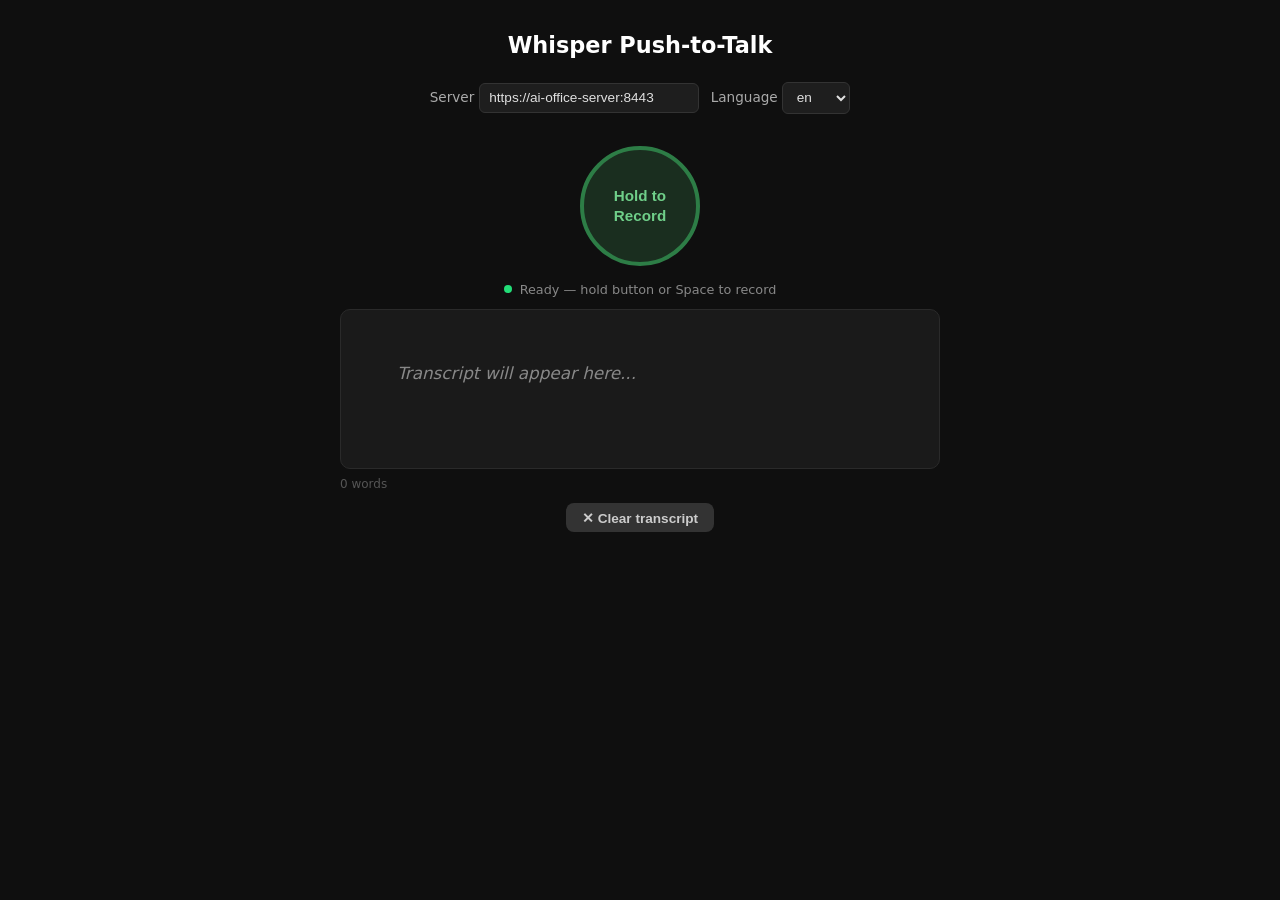
<file: ai-office-server/nginx/html/index.html>
<!doctype html>
<html lang="en">
  <head>
    <meta charset="UTF-8" />
    <title>Whisper Push-to-Talk</title>
    <link rel="stylesheet" href="whisper-ptt.css" />
  </head>
  <body>
    <h1>Whisper Push-to-Talk</h1>

    <div class="controls">
      <label
        >Server
        <input
          type="text"
          id="serverUrl"
          value="https://ai-office-server:8443"
        />
      </label>
      <label
        >Language
        <select id="language">
          <option value="auto">auto</option>
          <option value="en" selected>en</option>
          <option value="de">de</option>
          <option value="fr">fr</option>
          <option value="es">es</option>
          <option value="ja">ja</option>
          <option value="zh">zh</option>
        </select>
      </label>
    </div>

    <button id="pttBtn">
      <span>Hold to<br />Record</span>
    </button>

    <div class="status">
      <span class="dot idle" id="dot"></span>
      <span id="statusText">Ready — hold button or Space to record</span>
    </div>

    <div class="error-box" id="errorBox"></div>

    <canvas id="volumeCanvas"></canvas>

    <div id="transcript">
      <span class="pending">Transcript will appear here...</span>
    </div>

    <div class="meta">
      <span id="wordCount">0 words</span>
      <span id="lastLatency"></span>
    </div>

    <button id="clearBtn">✕ Clear transcript</button>

    <script type="module" src="whisper-ptt.js"></script>
  </body>
</html>
</file>
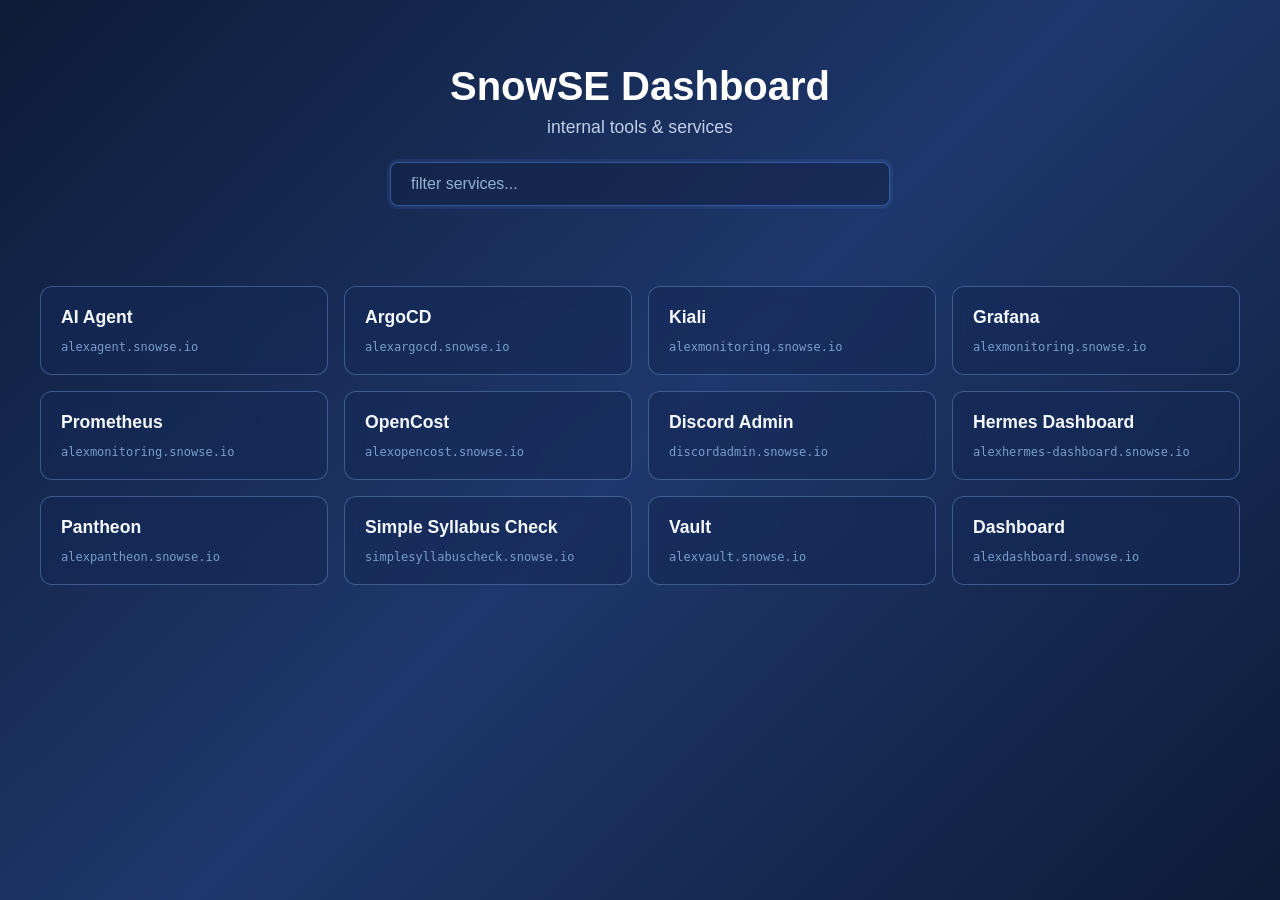
<file: ai-office-server/kubernetes/alexDashboard/dashboard-files/index.html>
<!doctype html>
<html lang="en">
  <head>
    <meta charset="UTF-8" />
    <meta name="viewport" content="width=device-width, initial-scale=1.0" />
    <title>SnowSE Dashboard</title>
    <link rel="stylesheet" href="styles.css?v=1" />
    <script src="scripts.js?v=1" type="module"></script>
  </head>
  <body>
    <div class="container">
      <header>
        <h1>SnowSE Dashboard</h1>
        <p>internal tools &amp; services</p>
        <input
          id="search-input"
          type="text"
          placeholder="filter services..."
          autocomplete="off"
          autofocus
        />
      </header>

      <div id="card-grid" class="grid"></div>
    </div>

  </body>
</html>
</file>
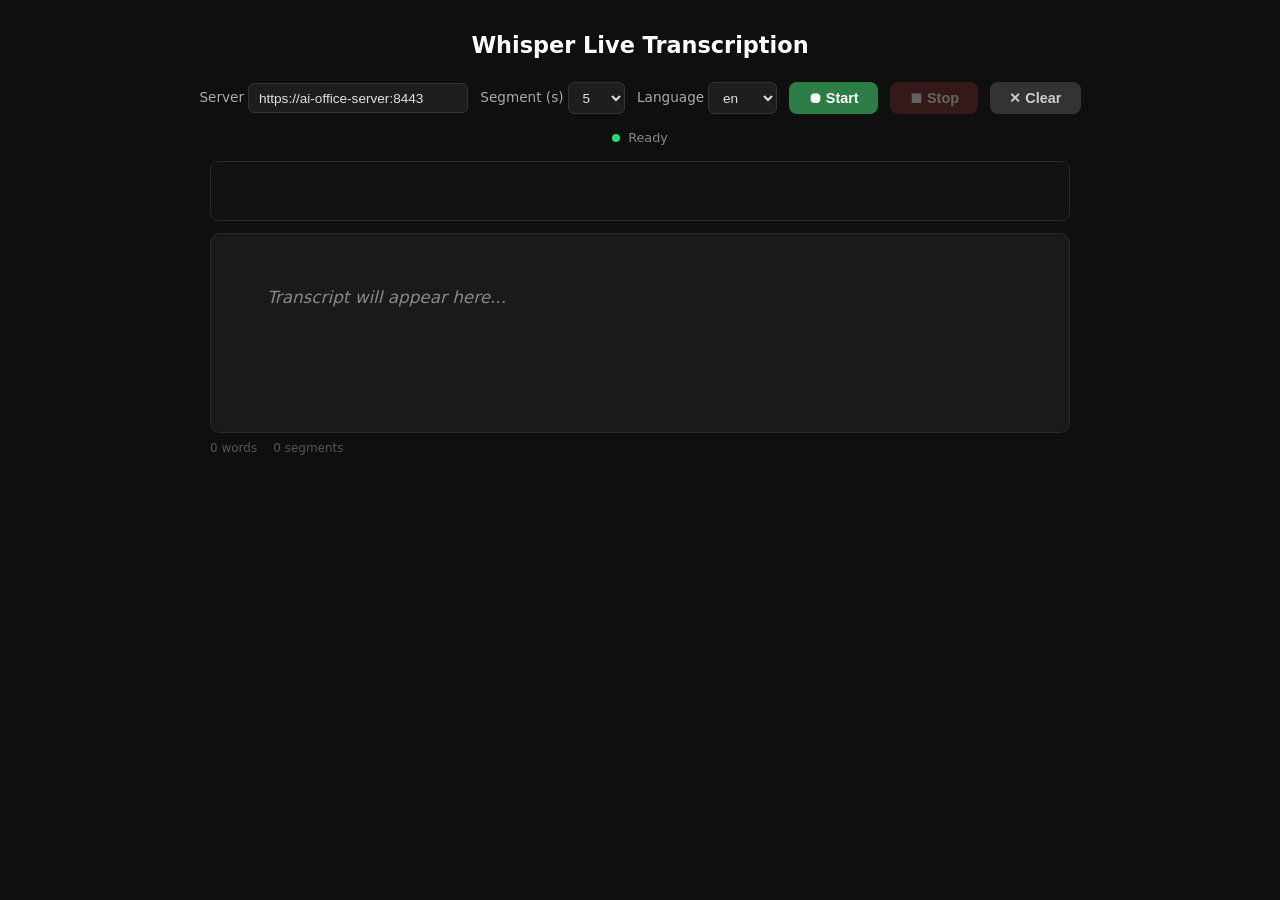
<file: ai-office-server/whisper-demo.html>
<!doctype html>
<html lang="en">
  <head>
    <meta charset="UTF-8" />
    <title>Whisper Live Transcription</title>
    <style>
      * {
        box-sizing: border-box;
        margin: 0;
        padding: 0;
      }
      body {
        font-family: system-ui, sans-serif;
        background: #0f0f0f;
        color: #e0e0e0;
        min-height: 100vh;
        display: flex;
        flex-direction: column;
        align-items: center;
        padding: 2rem;
      }
      h1 {
        font-size: 1.4rem;
        font-weight: 600;
        margin-bottom: 1.5rem;
        color: #fff;
      }
      .controls {
        display: flex;
        gap: 0.75rem;
        align-items: center;
        margin-bottom: 1rem;
        flex-wrap: wrap;
        justify-content: center;
      }
      .controls label {
        font-size: 0.85rem;
        color: #aaa;
      }
      .controls input[type="text"] {
        background: #1e1e1e;
        border: 1px solid #333;
        color: #e0e0e0;
        padding: 0.4rem 0.6rem;
        border-radius: 6px;
        font-size: 0.85rem;
        width: 220px;
      }
      .controls select {
        background: #1e1e1e;
        border: 1px solid #333;
        color: #e0e0e0;
        padding: 0.4rem 0.6rem;
        border-radius: 6px;
        font-size: 0.85rem;
      }
      button {
        padding: 0.5rem 1.2rem;
        border: none;
        border-radius: 8px;
        font-size: 0.9rem;
        font-weight: 600;
        cursor: pointer;
        transition: opacity 0.15s;
      }
      button:disabled {
        opacity: 0.35;
        cursor: not-allowed;
      }
      #startBtn {
        background: #2d7d46;
        color: #fff;
      }
      #stopBtn {
        background: #7d2d2d;
        color: #fff;
      }
      #clearBtn {
        background: #333;
        color: #ccc;
      }
      .status {
        font-size: 0.8rem;
        color: #888;
        margin-bottom: 1rem;
        min-height: 1.2em;
        display: flex;
        align-items: center;
        gap: 0.5rem;
      }
      .dot {
        width: 8px;
        height: 8px;
        border-radius: 50%;
        background: #555;
        flex-shrink: 0;
      }
      .dot.recording {
        background: #e05;
        animation: pulse 1s infinite;
      }
      .dot.sending {
        background: #fa0;
      }
      .dot.idle {
        background: #2d7;
      }
      @keyframes pulse {
        0%,
        100% {
          opacity: 1;
        }
        50% {
          opacity: 0.3;
        }
      }
      #transcript {
        background: #1a1a1a;
        border: 1px solid #2a2a2a;
        border-radius: 10px;
        padding: 1.25rem 1.5rem;
        width: 100%;
        max-width: 860px;
        min-height: 200px;
        font-size: 1.05rem;
        line-height: 1.7;
        white-space: pre-wrap;
        word-break: break-word;
        color: #e8e8e8;
      }
      #transcript .pending {
        color: #888;
        font-style: italic;
      }
      .meta {
        font-size: 0.75rem;
        color: #555;
        margin-top: 0.5rem;
        width: 100%;
        max-width: 860px;
        display: flex;
        gap: 1rem;
      }
      .error-box {
        background: #2a1010;
        border: 1px solid #5a2020;
        color: #f88;
        border-radius: 8px;
        padding: 0.6rem 1rem;
        font-size: 0.85rem;
        width: 100%;
        max-width: 860px;
        margin-bottom: 0.75rem;
        display: none;
      }
      #volumeCanvas {
        width: 100%;
        max-width: 860px;
        height: 60px;
        background: #111;
        border: 1px solid #2a2a2a;
        border-radius: 8px;
        margin-bottom: 0.75rem;
        display: block;
      }
    </style>
  </head>
  <body>
    <h1>Whisper Live Transcription</h1>

    <div class="controls">
      <label
        >Server
        <input
          type="text"
          id="serverUrl"
          value="https://ai-office-server:8443"
        />
      </label>

      <label
        >Segment (s)
        <select id="segmentDuration">
          <option value="3000">3</option>
          <option value="5000" selected>5</option>
          <option value="8000">8</option>
          <option value="10000">10</option>
        </select>
      </label>

      <label
        >Language
        <select id="language">
          <option value="auto">auto</option>
          <option value="en" selected>en</option>
          <option value="de">de</option>
          <option value="fr">fr</option>
          <option value="es">es</option>
          <option value="ja">ja</option>
          <option value="zh">zh</option>
        </select>
      </label>

      <button id="startBtn">⏺ Start</button>
      <button id="stopBtn" disabled>⏹ Stop</button>
      <button id="clearBtn">✕ Clear</button>
    </div>

    <div class="status">
      <span class="dot idle" id="dot"></span>
      <span id="statusText">Ready</span>
    </div>

    <div class="error-box" id="errorBox"></div>

    <canvas id="volumeCanvas"></canvas>

    <div id="transcript">
      <span class="pending">Transcript will appear here...</span>
    </div>

    <div class="meta">
      <span id="wordCount">0 words</span>
      <span id="segmentCount">0 segments</span>
      <span id="lastLatency"></span>
    </div>

    <script>
      const startBtn = document.getElementById("startBtn");
      const stopBtn = document.getElementById("stopBtn");
      const clearBtn = document.getElementById("clearBtn");
      const transcriptEl = document.getElementById("transcript");
      const statusText = document.getElementById("statusText");
      const dot = document.getElementById("dot");
      const errorBox = document.getElementById("errorBox");
      const wordCountEl = document.getElementById("wordCount");
      const segmentCountEl = document.getElementById("segmentCount");
      const lastLatencyEl = document.getElementById("lastLatency");

      let mediaStream = null;
      let recorder = null;
      let chunks = [];
      let confirmedText = ""; // stable, displayed text
      let isRecording = false;
      let segmentIndex = 0;
      let segmentTimer = null;

      // Volume visualizer
      const canvas = document.getElementById("volumeCanvas");
      const ctx2d = canvas.getContext("2d");
      const HISTORY_S = 6; // seconds of history to show
      const SAMPLE_RATE = 30; // samples per second
      const MAX_BARS = HISTORY_S * SAMPLE_RATE;
      const volHistory = [];
      let analyser = null;
      let vizRaf = null;

      function startViz(stream) {
        const audioCtx = new AudioContext();
        const source = audioCtx.createMediaStreamSource(stream);
        analyser = audioCtx.createAnalyser();
        analyser.fftSize = 1024;
        source.connect(analyser);
        const buf = new Uint8Array(analyser.frequencyBinCount);

        function tick() {
          vizRaf = requestAnimationFrame(tick);
          analyser.getByteFrequencyData(buf);
          const rms =
            Math.sqrt(buf.reduce((s, v) => s + v * v, 0) / buf.length) / 255;
          volHistory.push(rms);
          if (volHistory.length > MAX_BARS) volHistory.shift();
          drawViz();
        }
        tick();
      }

      function stopViz() {
        if (vizRaf) {
          cancelAnimationFrame(vizRaf);
          vizRaf = null;
        }
        drawViz();
      }

      function drawViz() {
        const W = canvas.offsetWidth * devicePixelRatio;
        const H = canvas.offsetHeight * devicePixelRatio;
        if (canvas.width !== W || canvas.height !== H) {
          canvas.width = W;
          canvas.height = H;
        }
        ctx2d.clearRect(0, 0, W, H);

        const barW = W / MAX_BARS;
        for (let i = 0; i < volHistory.length; i++) {
          const v = volHistory[i];
          const barH = v * H;
          // colour: green → yellow → red based on level
          const hue = 120 - v * 120;
          ctx2d.fillStyle = `hsl(${hue},80%,45%)`;
          ctx2d.fillRect(i * barW, H - barH, Math.max(1, barW - 1), barH);
        }
      }

      drawViz();

      // How many words to feed back as prompt to Whisper to maintain word continuity
      const PROMPT_WORDS = 20;

      function setStatus(msg, state) {
        statusText.textContent = msg;
        dot.className = "dot " + (state || "idle");
      }

      function showError(msg) {
        errorBox.textContent = msg;
        errorBox.style.display = "block";
        setTimeout(() => {
          errorBox.style.display = "none";
        }, 6000);
      }

      function renderTranscript(pendingText) {
        transcriptEl.innerHTML = "";
        if (!confirmedText && !pendingText) {
          transcriptEl.innerHTML =
            '<span class="pending">Transcript will appear here...</span>';
          return;
        }
        if (confirmedText) {
          transcriptEl.appendChild(document.createTextNode(confirmedText));
        }
        if (pendingText) {
          const span = document.createElement("span");
          span.className = "pending";
          span.textContent = (confirmedText ? " " : "") + pendingText;
          transcriptEl.appendChild(span);
        }
      }

      function updateMeta() {
        const words = confirmedText.trim().split(/\s+/).filter(Boolean).length;
        wordCountEl.textContent = `${words} words`;
      }

      // Build the whisper context prompt from the last N words of confirmed text
      function buildPrompt() {
        const words = confirmedText.trim().split(/\s+/).filter(Boolean);
        return words.slice(-PROMPT_WORDS).join(" ");
      }

      // Strip any leading words that duplicate the tail of confirmedText
      // (whisper sometimes echoes back part of the prompt at the start)
      function deduplicateLeading(newText) {
        newText = newText.trim();
        if (!confirmedText || !newText) return newText;

        const prevWords = confirmedText.trim().split(/\s+/).filter(Boolean);
        const newWords = newText.split(/\s+/).filter(Boolean);

        // Try increasingly long suffix overlaps (up to 8 words)
        for (
          let overlap = Math.min(8, prevWords.length, newWords.length);
          overlap >= 2;
          overlap--
        ) {
          const prevTail = prevWords.slice(-overlap).join(" ").toLowerCase();
          const newHead = newWords.slice(0, overlap).join(" ").toLowerCase();
          if (prevTail === newHead) {
            return newWords.slice(overlap).join(" ");
          }
        }
        return newText;
      }

      async function sendSegment(blob) {
        const server = document
          .getElementById("serverUrl")
          .value.replace(/\/$/, "");
        const language = document.getElementById("language").value;
        const t0 = Date.now();

        const formData = new FormData();
        formData.append("file", blob, "audio.webm");
        formData.append("response_format", "json");
        formData.append("language", language === "auto" ? "" : language);

        const prompt = buildPrompt();
        if (prompt) formData.append("prompt", prompt);

        setStatus("Transcribing segment " + segmentIndex + "…", "sending");

        try {
          const res = await fetch(`${server}/inference`, {
            method: "POST",
            body: formData,
          });
          if (!res.ok)
            throw new Error(`HTTP ${res.status}: ${await res.text()}`);

          const data = await res.json();
          const elapsed = Date.now() - t0;
          lastLatencyEl.textContent = `last: ${elapsed}ms`;
          segmentCountEl.textContent = `${segmentIndex} segments`;

          let text = (data.text || "").trim();
          if (text) {
            text = deduplicateLeading(text);
            if (text) {
              confirmedText = confirmedText ? confirmedText + " " + text : text;
            }
          }
          renderTranscript("");
          updateMeta();
        } catch (err) {
          showError("Error: " + err.message);
        }

        if (isRecording) setStatus("Recording…", "recording");
      }

      function startSegment() {
        if (!isRecording) return;

        chunks = [];
        const mimeType = getSupportedMimeType();
        recorder = new MediaRecorder(
          mediaStream,
          mimeType ? { mimeType } : undefined,
        );

        recorder.ondataavailable = (e) => {
          if (e.data && e.data.size > 0) chunks.push(e.data);
        };

        recorder.onstop = async () => {
          segmentIndex++;
          const blob = new Blob(chunks, {
            type: recorder.mimeType || "audio/webm",
          });
          // On the final segment (isRecording already false) send regardless of size
          const isFinal = !isRecording;
          if (isFinal || blob.size > 5000) {
            await sendSegment(blob);
          }
          if (isRecording) {
            startSegment();
          } else {
            // Now safe to stop mic tracks after final segment is sent
            if (mediaStream) mediaStream.getTracks().forEach((t) => t.stop());
            stopViz();
            startBtn.disabled = false;
            stopBtn.disabled = true;
            setStatus("Stopped", "idle");
          }
        };

        recorder.start(100);

        const duration = parseInt(
          document.getElementById("segmentDuration").value,
          10,
        );
        segmentTimer = setTimeout(() => {
          if (recorder && recorder.state === "recording") recorder.stop();
        }, duration);
      }

      function getSupportedMimeType() {
        const types = [
          "audio/webm;codecs=opus",
          "audio/webm",
          "audio/ogg;codecs=opus",
          "audio/ogg",
        ];
        return types.find((t) => MediaRecorder.isTypeSupported(t)) || "";
      }

      startBtn.addEventListener("click", async () => {
        errorBox.style.display = "none";
        try {
          mediaStream = await navigator.mediaDevices.getUserMedia({
            audio: true,
            video: false,
          });
        } catch (err) {
          showError("Microphone access denied: " + err.message);
          return;
        }

        isRecording = true;
        segmentIndex = 0;
        startBtn.disabled = true;
        stopBtn.disabled = false;
        setStatus("Recording…", "recording");
        startViz(mediaStream);
        startSegment();
      });

      stopBtn.addEventListener("click", () => {
        isRecording = false;
        clearTimeout(segmentTimer);
        setStatus("Flushing final segment…", "sending");
        stopBtn.disabled = true;
        // recorder.onstop will handle cleanup once the final segment is sent
        if (recorder && recorder.state === "recording") recorder.stop();
      });

      clearBtn.addEventListener("click", () => {
        confirmedText = "";
        segmentIndex = 0;
        renderTranscript("");
        updateMeta();
        segmentCountEl.textContent = "0 segments";
        lastLatencyEl.textContent = "";
      });
    </script>
  </body>
</html>
</file>
<file: ai-office-server/nginx/html/whisper-ptt.css>
* {
  box-sizing: border-box;
  margin: 0;
  padding: 0;
}
body {
  font-family: system-ui, sans-serif;
  background: #0f0f0f;
  color: #e0e0e0;
  min-height: 100vh;
  display: flex;
  flex-direction: column;
  align-items: center;
  padding: 2rem;
}
h1 {
  font-size: 1.4rem;
  font-weight: 600;
  margin-bottom: 1.5rem;
  color: #fff;
}

.controls {
  display: flex;
  gap: 0.75rem;
  align-items: center;
  margin-bottom: 1rem;
  flex-wrap: wrap;
  justify-content: center;
}
.controls label {
  font-size: 0.85rem;
  color: #aaa;
}
.controls input[type="text"] {
  background: #1e1e1e;
  border: 1px solid #333;
  color: #e0e0e0;
  padding: 0.4rem 0.6rem;
  border-radius: 6px;
  font-size: 0.85rem;
  width: 220px;
}
.controls select {
  background: #1e1e1e;
  border: 1px solid #333;
  color: #e0e0e0;
  padding: 0.4rem 0.6rem;
  border-radius: 6px;
  font-size: 0.85rem;
}

/* PTT button */
#pttBtn {
  width: 120px;
  height: 120px;
  border-radius: 50%;
  border: 4px solid #2d7d46;
  background: #1a2e1f;
  color: #6fcf89;
  font-size: 0.95rem;
  font-weight: 700;
  cursor: pointer;
  user-select: none;
  touch-action: none;
  transition:
    background 0.1s,
    border-color 0.1s,
    transform 0.08s,
    box-shadow 0.1s;
  box-shadow: 0 0 0 0 rgba(45, 125, 70, 0);
  margin: 1rem 0;
  outline: none;
}
#pttBtn.active {
  background: #2d7d46;
  border-color: #6fcf89;
  color: #fff;
  transform: scale(0.94);
  box-shadow: 0 0 0 12px rgba(45, 125, 70, 0.25);
}
#pttBtn.flushing {
  background: #7d6a1a;
  border-color: #f0c040;
  color: #fff;
  cursor: not-allowed;
}
#pttBtn span {
  pointer-events: none;
  display: block;
  line-height: 1.3;
}

.status {
  font-size: 0.8rem;
  color: #888;
  margin-bottom: 0.75rem;
  min-height: 1.2em;
  display: flex;
  align-items: center;
  gap: 0.5rem;
}
.dot {
  width: 8px;
  height: 8px;
  border-radius: 50%;
  background: #555;
  flex-shrink: 0;
}
.dot.recording {
  background: #e05;
  animation: pulse 1s infinite;
}
.dot.sending {
  background: #fa0;
}
.dot.idle {
  background: #2d7;
}
@keyframes pulse {
  0%,
  100% {
    opacity: 1;
  }
  50% {
    opacity: 0.3;
  }
}

#volumeCanvas {
  width: 100%;
  max-width: 600px;
  height: 50px;
  background: #111;
  border: 1px solid #2a2a2a;
  border-radius: 8px;
  margin-bottom: 0.75rem;
  display: none;
}
#volumeCanvas.visible {
  display: block;
}

.error-box {
  background: #2a1010;
  border: 1px solid #5a2020;
  color: #f88;
  border-radius: 8px;
  padding: 0.6rem 1rem;
  font-size: 0.85rem;
  width: 100%;
  max-width: 600px;
  margin-bottom: 0.75rem;
  display: none;
}

#transcript {
  background: #1a1a1a;
  border: 1px solid #2a2a2a;
  border-radius: 10px;
  padding: 1.25rem 1.5rem;
  width: 100%;
  max-width: 600px;
  min-height: 160px;
  font-size: 1.05rem;
  line-height: 1.7;
  white-space: pre-wrap;
  word-break: break-word;
  color: #e8e8e8;
}
#transcript .pending {
  color: #888;
  font-style: italic;
}

.meta {
  font-size: 0.75rem;
  color: #555;
  margin-top: 0.5rem;
  width: 100%;
  max-width: 600px;
  display: flex;
  gap: 1rem;
}

#clearBtn {
  margin-top: 0.75rem;
  padding: 0.4rem 1rem;
  border: none;
  border-radius: 8px;
  background: #333;
  color: #ccc;
  font-size: 0.85rem;
  font-weight: 600;
  cursor: pointer;
}
#clearBtn:hover {
  background: #444;
}
</file>
<file: ai-office-server/kubernetes/alexDashboard/dashboard-files/styles.css>
* {
  margin: 0;
  padding: 0;
  box-sizing: border-box;
}

body {
  font-family:
    -apple-system, BlinkMacSystemFont, "Segoe UI", Roboto, Oxygen, Ubuntu,
    Cantarell, sans-serif;
  background: linear-gradient(135deg, #0d1b36, #1e376c, #0d1b36);
  min-height: 100vh;
  color: #e0e0e0;
  padding: 2rem;
}

.container {
  max-width: 1200px;
  margin: 0 auto;
}

header {
  text-align: center;
  margin-bottom: 3rem;
  padding: 2rem;
}

header h1 {
  font-size: 2.5rem;
  font-weight: 700;
  color: #ffffff;
  margin-bottom: 0.5rem;
}

header p {
  color: #c0d0e8;
  font-size: 1.1rem;
}

#search-input {
  display: block;
  margin: 1.5rem auto 0;
  padding: 0.75rem 1.25rem;
  width: min(500px, 80%);
  border: 1px solid rgba(140, 180, 240, 0.5);
  border-radius: 8px;
  background: rgba(20, 35, 70, 0.6);
  color: #f0f4fa;
  font-size: 1rem;
  font-family: inherit;
  outline: none;
  transition:
    border-color 0.2s ease,
    box-shadow 0.2s ease;
}

#search-input::placeholder {
  color: #94b0d0;
}

#search-input:focus {
  border-color: rgba(74, 122, 212, 0.6);
  box-shadow: 0 0 0 3px rgba(74, 122, 212, 0.15);
}

.grid {
  display: grid;
  grid-template-columns: repeat(auto-fill, minmax(260px, 1fr));
  gap: 1rem;
}

.card {
  background: rgba(20, 40, 85, 0.6);
  backdrop-filter: blur(10px);
  border: 1px solid rgba(140, 180, 240, 0.35);
  border-radius: 12px;
  padding: 1.25rem;
  transition: all 0.3s ease;
  cursor: pointer;
  position: relative;
  overflow: hidden;
}

.card::before {
  content: "";
  position: absolute;
  top: 0;
  left: 0;
  right: 0;
  height: 2px;
  background: linear-gradient(90deg, #4a7ad4, #1e376c);
  opacity: 0;
  transition: opacity 0.3s ease;
}

.card:hover {
  transform: translateY(-3px);
  border-color: rgba(140, 180, 240, 0.6);
  box-shadow: 0 6px 24px rgba(30, 55, 108, 0.5);
  background: rgba(25, 50, 100, 0.7);
}

.card:hover::before {
  opacity: 1;
}

.card h3 {
  font-size: 1.1rem;
  font-weight: 600;
  margin-bottom: 0.75rem;
  color: #f4f8fc;
}

.card .url {
  font-size: 0.75rem;
  color: #94b8e8;
  font-family: "SF Mono", "Fira Code", monospace;
  word-break: break-all;
  opacity: 0.8;
}
</file>
